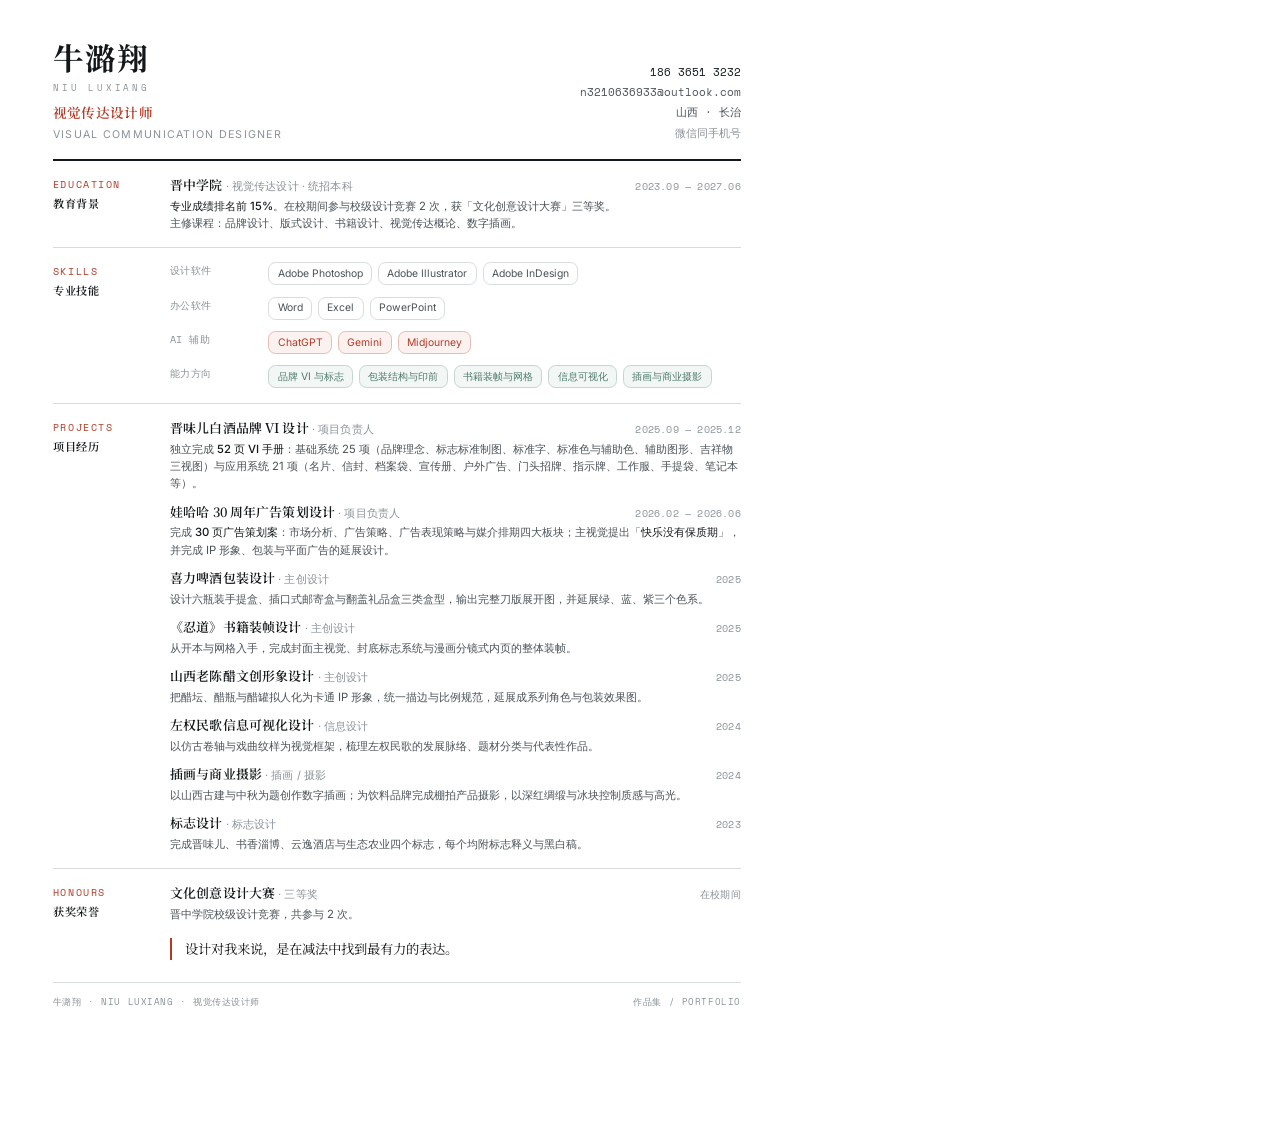
<file: tools/resume.html>
<!DOCTYPE html>
<html lang="zh-CN">
<head>
<meta charset="utf-8">
<title>牛潞翔 · 视觉传达设计师 · 简历</title>
<link rel="preconnect" href="https://fonts.googleapis.com">
<link rel="preconnect" href="https://fonts.gstatic.com" crossorigin>
<link href="https://fonts.googleapis.com/css2?family=Inter:wght@400;500;600&family=Noto+Serif+SC:wght@500;600;700&family=Space+Mono:wght@400;700&display=swap" rel="stylesheet">
<style>
  @page { size: A4; margin: 0; }

  :root {
    --ink:   #14181A;
    --ink-2: #4A5257;
    --ink-3: #8A9298;
    --rule:  #D8DCDF;
    --red:   #B23A26;
    --jade:  #4E7A69;
    --serif: 'Noto Serif SC', 'Source Han Serif SC', 'Songti SC', serif;
    --sans:  'Inter', 'PingFang SC', 'Microsoft YaHei', system-ui, sans-serif;
    --mono:  'Space Mono', ui-monospace, Consolas, monospace;
  }

  * { box-sizing: border-box; }

  html, body { margin: 0; padding: 0; background: #fff; }

  body {
    width: 210mm;
    min-height: 297mm;
    padding: 11mm 14mm 9mm;
    font-family: var(--sans);
    font-size: 8.5pt;
    line-height: 1.52;
    color: var(--ink-2);
    -webkit-font-smoothing: antialiased;
  }

  /* ---------------- 页眉 ---------------- */
  .head { display: flex; align-items: flex-end; justify-content: space-between; gap: 10mm; }

  .head__name {
    font-family: var(--serif);
    font-weight: 700;
    font-size: 23pt;
    line-height: 1;
    letter-spacing: .04em;
    color: var(--ink);
    margin: 0;
  }
  .head__latin {
    font-family: var(--mono);
    font-size: 7pt;
    letter-spacing: .3em;
    color: var(--ink-3);
    margin: 2.2mm 0 0;
    text-transform: uppercase;
  }
  .head__role {
    font-family: var(--serif);
    font-size: 10.2pt;
    font-weight: 600;
    color: var(--red);
    margin: 1.8mm 0 0;
    letter-spacing: .02em;
  }
  .head__role small {
    display: block;
    font-family: var(--sans);
    font-size: 8pt;
    font-weight: 400;
    color: var(--ink-3);
    letter-spacing: .12em;
    text-transform: uppercase;
    margin-top: 1.2mm;
  }

  .head__meta { text-align: right; font-family: var(--mono); font-size: 8pt; color: var(--ink-2); line-height: 1.9; white-space: nowrap; }
  .head__meta b { color: var(--ink); font-weight: 400; }

  .rule { height: 2px; background: var(--ink); margin: 4.2mm 0 0; }
  .rule--thin { height: 1px; background: var(--rule); margin: 0; }

  /* ---------------- 区块 ---------------- */
  .sec { display: grid; grid-template-columns: 25mm 1fr; gap: 6mm; padding: 3.8mm 0 0; }

  .sec__label {
    font-family: var(--mono);
    font-size: 7.2pt;
    letter-spacing: .16em;
    text-transform: uppercase;
    color: var(--red);
    padding-top: .5mm;
  }
  .sec__label span { display: block; font-size: 8.4pt; letter-spacing: .06em; color: var(--ink); margin-top: 1mm; font-family: var(--serif); font-weight: 600; }

  .sec__body > *:first-child { margin-top: 0; }
  .sec__body > *:last-child { margin-bottom: 0; }

  /* ---------------- 条目 ---------------- */
  .item { margin-bottom: 2.4mm; }
  .item:last-child { margin-bottom: 0; }

  .item__top { display: flex; align-items: baseline; justify-content: space-between; gap: 5mm; }
  .item__title { font-family: var(--serif); font-size: 9.7pt; font-weight: 600; color: var(--ink); letter-spacing: .01em; }
  .item__title em { font-style: normal; font-family: var(--sans); font-size: 8.2pt; font-weight: 400; color: var(--ink-3); }
  .item__date { font-family: var(--mono); font-size: 7.3pt; color: var(--ink-3); white-space: nowrap; letter-spacing: .02em; }
  .item__desc { margin: .8mm 0 0; }
  .item__desc strong { color: var(--ink); font-weight: 500; }

  /* ---------------- 技能表 ---------------- */
  .kv { display: grid; grid-template-columns: 22mm 1fr; gap: 3mm 4mm; }
  .kv dt { font-family: var(--mono); font-size: 7.6pt; color: var(--ink-3); letter-spacing: .04em; padding-top: .3mm; }
  .kv dd { margin: 0; color: var(--ink-2); }
  .kv dd b { color: var(--ink); font-weight: 500; }

  .tags { display: flex; flex-wrap: wrap; gap: 1.6mm; }
  .tag {
    border: .6pt solid var(--rule);
    border-radius: 2mm;
    padding: .7mm 2.2mm;
    font-size: 7.8pt;
    color: var(--ink-2);
    white-space: nowrap;
  }
  .tag--red { border-color: #E4BDB4; color: var(--red); background: #FBF2F0; }
  .tag--jade { border-color: #C3D6CE; color: var(--jade); background: #F2F7F5; }

  .quote {
    font-family: var(--serif);
    font-size: 10pt;
    color: var(--ink);
    border-left: 2px solid var(--red);
    padding-left: 3.4mm;
    line-height: 1.6;
  }

  .foot {
    margin-top: 6mm;
    padding-top: 3mm;
    border-top: 1px solid var(--rule);
    display: flex;
    justify-content: space-between;
    font-family: var(--mono);
    font-size: 7pt;
    color: var(--ink-3);
    letter-spacing: .06em;
  }
</style>
</head>
<body>

  <header class="head">
    <div>
      <h1 class="head__name">牛潞翔</h1>
      <p class="head__latin">Niu Luxiang</p>
      <p class="head__role">视觉传达设计师<small>Visual Communication Designer</small></p>
    </div>
    <div class="head__meta">
      <b>186 3651 3232</b><br>
      n3210636933@outlook.com<br>
      山西 · 长治<br>
      <span style="color:var(--ink-3)">微信同手机号</span>
    </div>
  </header>
  <div class="rule"></div>

  <!-- ============ 教育背景 ============ -->
  <section class="sec">
    <div class="sec__label">Education<span>教育背景</span></div>
    <div class="sec__body">
      <div class="item">
        <div class="item__top">
          <span class="item__title">晋中学院 <em>· 视觉传达设计 · 统招本科</em></span>
          <span class="item__date">2023.09 — 2027.06</span>
        </div>
        <p class="item__desc">
          <strong>专业成绩排名前 15%</strong>。在校期间参与校级设计竞赛 2 次，获「文化创意设计大赛」三等奖。<br>
          主修课程：品牌设计、版式设计、书籍设计、视觉传达概论、数字插画。
        </p>
      </div>
    </div>
  </section>
  <div class="rule--thin" style="margin-top:3.8mm"></div>

  <!-- ============ 专业技能 ============ -->
  <section class="sec">
    <div class="sec__label">Skills<span>专业技能</span></div>
    <div class="sec__body">
      <dl class="kv">
        <dt>设计软件</dt>
        <dd class="tags">
          <span class="tag">Adobe Photoshop</span>
          <span class="tag">Adobe Illustrator</span>
          <span class="tag">Adobe InDesign</span>
        </dd>
        <dt>办公软件</dt>
        <dd class="tags">
          <span class="tag">Word</span>
          <span class="tag">Excel</span>
          <span class="tag">PowerPoint</span>
        </dd>
        <dt>AI 辅助</dt>
        <dd class="tags">
          <span class="tag tag--red">ChatGPT</span>
          <span class="tag tag--red">Gemini</span>
          <span class="tag tag--red">Midjourney</span>
        </dd>
        <dt>能力方向</dt>
        <dd class="tags">
          <span class="tag tag--jade">品牌 VI 与标志</span>
          <span class="tag tag--jade">包装结构与印前</span>
          <span class="tag tag--jade">书籍装帧与网格</span>
          <span class="tag tag--jade">信息可视化</span>
          <span class="tag tag--jade">插画与商业摄影</span>
        </dd>
      </dl>
    </div>
  </section>
  <div class="rule--thin" style="margin-top:3.8mm"></div>

  <!-- ============ 项目经历 ============ -->
  <section class="sec">
    <div class="sec__label">Projects<span>项目经历</span></div>
    <div class="sec__body">

      <div class="item">
        <div class="item__top">
          <span class="item__title">晋味儿白酒品牌 VI 设计 <em>· 项目负责人</em></span>
          <span class="item__date">2025.09 — 2025.12</span>
        </div>
        <p class="item__desc">独立完成 <strong>52 页 VI 手册</strong>：基础系统 25 项（品牌理念、标志标准制图、标准字、标准色与辅助色、辅助图形、吉祥物三视图）与应用系统 21 项（名片、信封、档案袋、宣传册、户外广告、门头招牌、指示牌、工作服、手提袋、笔记本等）。</p>
      </div>

      <div class="item">
        <div class="item__top">
          <span class="item__title">娃哈哈 30 周年广告策划设计 <em>· 项目负责人</em></span>
          <span class="item__date">2026.02 — 2026.06</span>
        </div>
        <p class="item__desc">完成 <strong>30 页广告策划案</strong>：市场分析、广告策略、广告表现策略与媒介排期四大板块；主视觉提出「<strong>快乐没有保质期</strong>」，并完成 IP 形象、包装与平面广告的延展设计。</p>
      </div>

      <div class="item">
        <div class="item__top">
          <span class="item__title">喜力啤酒包装设计 <em>· 主创设计</em></span>
          <span class="item__date">2025</span>
        </div>
        <p class="item__desc">设计六瓶装手提盒、插口式邮寄盒与翻盖礼品盒三类盒型，输出完整刀版展开图，并延展绿、蓝、紫三个色系。</p>
      </div>

      <div class="item">
        <div class="item__top">
          <span class="item__title">《忍道》书籍装帧设计 <em>· 主创设计</em></span>
          <span class="item__date">2025</span>
        </div>
        <p class="item__desc">从开本与网格入手，完成封面主视觉、封底标志系统与漫画分镜式内页的整体装帧。</p>
      </div>

      <div class="item">
        <div class="item__top">
          <span class="item__title">山西老陈醋文创形象设计 <em>· 主创设计</em></span>
          <span class="item__date">2025</span>
        </div>
        <p class="item__desc">把醋坛、醋瓶与醋罐拟人化为卡通 IP 形象，统一描边与比例规范，延展成系列角色与包装效果图。</p>
      </div>

      <div class="item">
        <div class="item__top">
          <span class="item__title">左权民歌信息可视化设计 <em>· 信息设计</em></span>
          <span class="item__date">2024</span>
        </div>
        <p class="item__desc">以仿古卷轴与戏曲纹样为视觉框架，梳理左权民歌的发展脉络、题材分类与代表性作品。</p>
      </div>

      <div class="item">
        <div class="item__top">
          <span class="item__title">插画与商业摄影 <em>· 插画 / 摄影</em></span>
          <span class="item__date">2024</span>
        </div>
        <p class="item__desc">以山西古建与中秋为题创作数字插画；为饮料品牌完成棚拍产品摄影，以深红绸缎与冰块控制质感与高光。</p>
      </div>

      <div class="item">
        <div class="item__top">
          <span class="item__title">标志设计 <em>· 标志设计</em></span>
          <span class="item__date">2023</span>
        </div>
        <p class="item__desc">完成晋味儿、书香淄博、云逸酒店与生态农业四个标志，每个均附标志释义与黑白稿。</p>
      </div>

    </div>
  </section>
  <div class="rule--thin" style="margin-top:3.8mm"></div>

  <!-- ============ 获奖与理念 ============ -->
  <section class="sec">
    <div class="sec__label">Honours<span>获奖荣誉</span></div>
    <div class="sec__body">
      <div class="item">
        <div class="item__top">
          <span class="item__title">文化创意设计大赛 <em>· 三等奖</em></span>
          <span class="item__date">在校期间</span>
        </div>
        <p class="item__desc">晋中学院校级设计竞赛，共参与 2 次。</p>
      </div>
      <p class="quote" style="margin-top:4mm">设计对我来说，是在减法中找到最有力的表达。</p>
    </div>
  </section>

  <div class="foot">
    <span>牛潞翔 · NIU LUXIANG · 视觉传达设计师</span>
    <span>作品集 / PORTFOLIO</span>
  </div>

</body>
</html>
</file>
